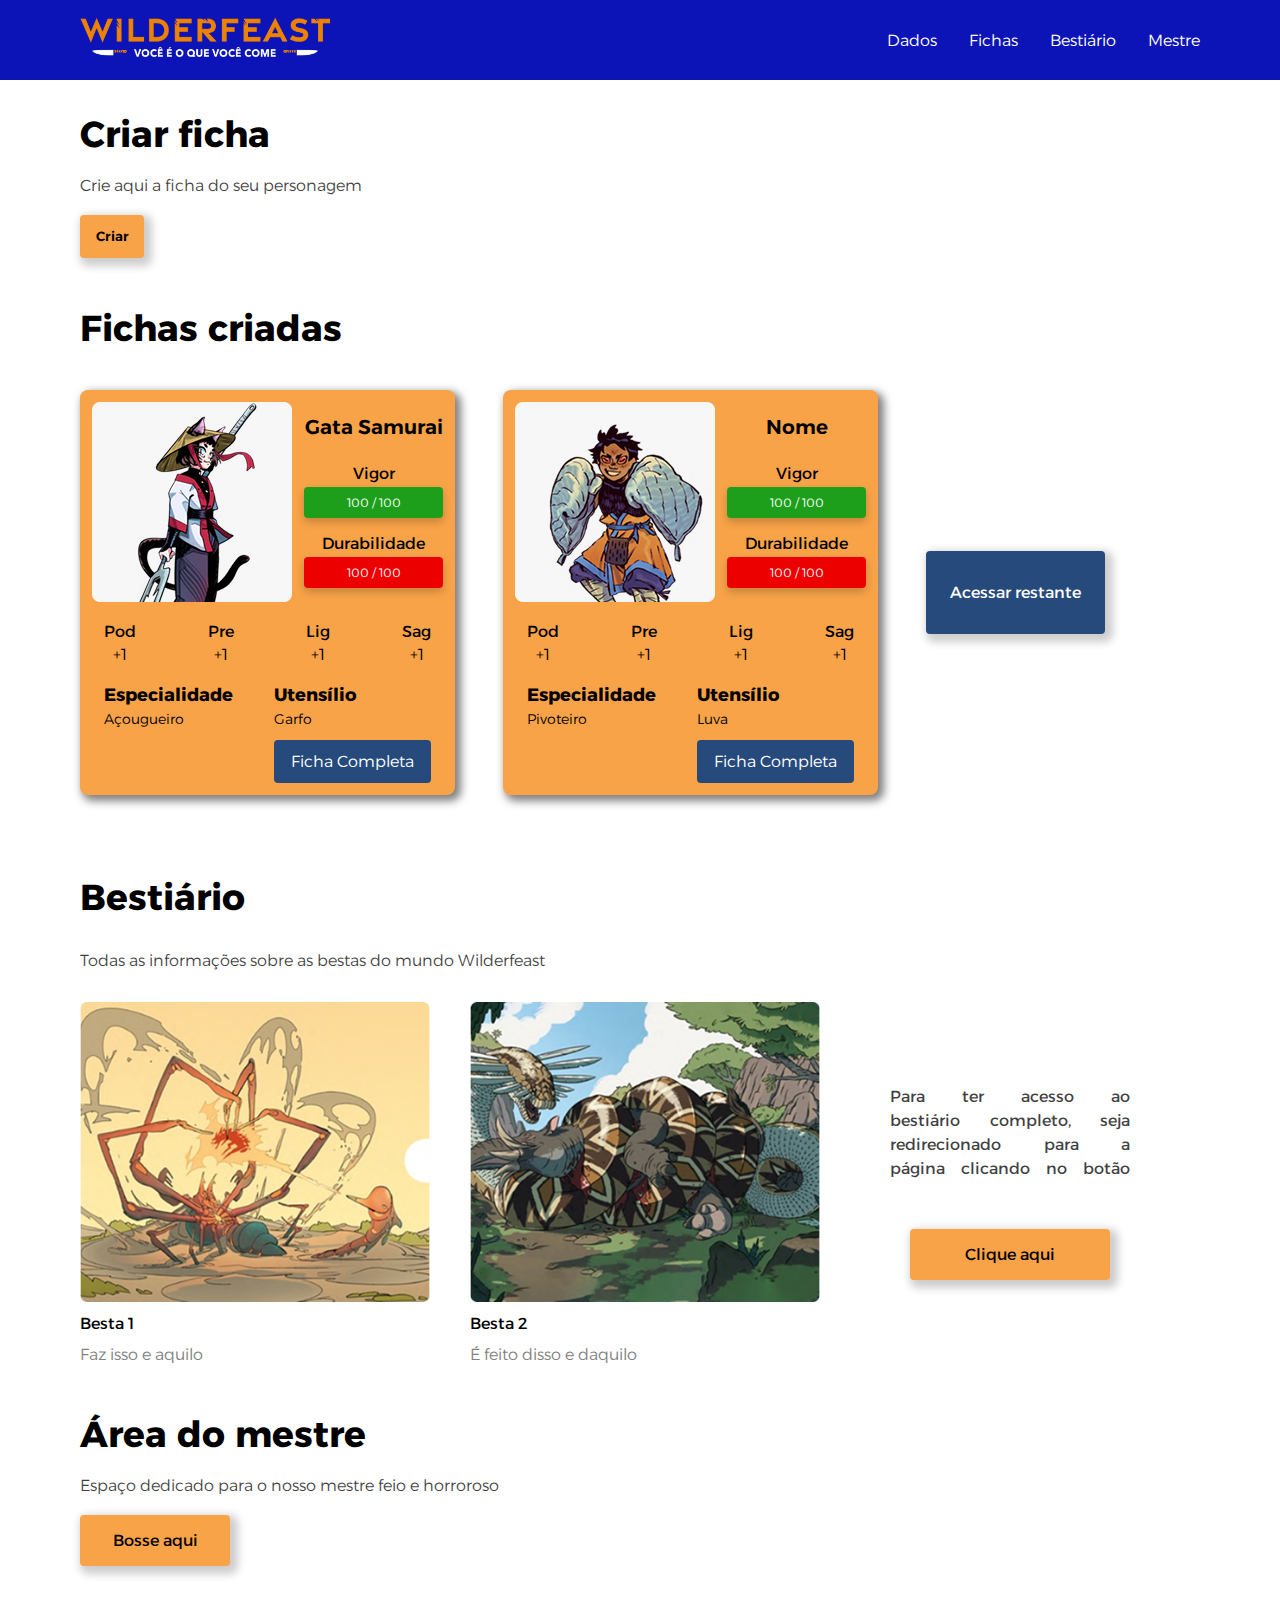
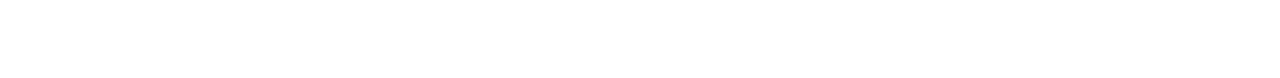
<file: index.html>
<!DOCTYPE html>
<html lang="en">
<head>
    <meta charset="UTF-8">
    <meta name="viewport" content="width=device-width, initial-scale=1.0">
    <title>Inicio - Wilderfeast</title>
    <link rel="stylesheet" href="main.css">
    <link rel="stylesheet" href="/inicio/style.css">
    <link rel="icon" href="/imagens/favicon.png">
</head>
<body>

    <header>
        <a href="/index.html">
            <img src="/imagens/wilderfeast.png" alt="Wilderfeast">
        </a>
        <div class="links">
            <a href="/dados/index.html">Dados</a>
            <a href="/fichas/index.html">Fichas</a>
            <a href="/bestiario/index.html">Bestiário</a>
            <a>Mestre</a>
        </div>
    </header>

    <main>

        <section class="criar">
            <p class="title">Criar ficha</p>
            <p class="sub">Crie aqui a ficha do seu personagem</p>
            <button class="center">
                <p>Criar</p>
            </button>
        </section>



        <section class="fichascontainer">
            <p class="title">Fichas criadas</p>

            <section class="fichas">

                <div class="ficha">

                    <div class="top">
                        <img src="/imagens/besta.png" alt="Foto da criatura">
                        
                        <div class="direita">
                            <div class="nome">
                                <p>Gata Samurai</p>
                            </div>

                            <div class="status">
                                <div class="stat">
                                    <p>Vigor</p>
                                    <div class="vigorbarra">
                                        <span>100 / 100</span>
                                    </div>
                                </div>

                                <div class="stat">
                                    <p>Durabilidade</p>
                                    <div class="durabarra">
                                        <span>100 / 100</span>
                                    </div>
                                </div>
                                
                            </div>
                        </div>
                    </div>

                    <div class="mid">
                        <div class="pontos">
                            <p>Pod</p>
                            <p>+1</p>
                        </div>
                        <div class="pontos">
                            <p>Pre</p>
                            <p>+1</p>
                        </div>
                        <div class="pontos">
                            <p>Lig</p>
                            <p>+1</p>
                        </div>
                        <div class="pontos">
                            <p>Sag</p>
                            <p>+1</p>
                        </div>
                    </div>

                    <div class="bottom">

                        <div class="especialidade">
                            <p>Especialidade</p>
                            <p>Açougueiro</p>
                        </div>

                        <div class="utensilio">
                            <p>Utensílio</p>
                            <p>Garfo</p>

                            <a href="/fichapersonagem/index.html" class="fichabtn efeito">Ficha Completa</a>
                        </div>

                    </div>
                </div>


                <div class="ficha">

                    <div class="top">
                        <img src="/imagens/besta2.png" alt="Foto da criatura">
                        
                        <div class="direita">
                            <div class="nome">
                                <p>Nome</p>
                            </div>

                            <div class="status">
                                <div class="stat">
                                    <p>Vigor</p>
                                    <div class="vigorbarra">
                                        <span>100 / 100</span>
                                    </div>
                                </div>

                                <div class="stat">
                                    <p>Durabilidade</p>
                                    <div class="durabarra">
                                        <span>100 / 100</span>
                                    </div>
                                </div>
                                
                            </div>
                        </div>
                    </div>

                    <div class="mid">
                        <div class="pontos">
                            <p>Pod</p>
                            <p>+1</p>
                        </div>
                        <div class="pontos">
                            <p>Pre</p>
                            <p>+1</p>
                        </div>
                        <div class="pontos">
                            <p>Lig</p>
                            <p>+1</p>
                        </div>
                        <div class="pontos">
                            <p>Sag</p>
                            <p>+1</p>
                        </div>
                    </div>

                    <div class="bottom">

                        <div class="especialidade">
                            <p>Especialidade</p>
                            <p>Pivoteiro</p>
                        </div>

                        <div class="utensilio">
                            <p>Utensílio</p>
                            <p>Luva</p>

                            <a href="/fichapersonagem/index.html" class="fichabtn efeito">Ficha Completa</a>
                        </div>

                    </div>
                </div>


                <a href="/fichas/index.html" class="acessar center">
                    Acessar restante
                </a>
            </section>
        </section>




        <section class="bestiario">

            <p class="title">Bestiário</p>
            <p class="sub">Todas as informações sobre as bestas do mundo Wilderfeast</p>

            <div class="bestas">

                <div class="besta">
                    <img src="/imagens/besta3.png" alt="">
                    <p>Besta 1</p>
                    <p class="sub">Faz isso e aquilo</p>
                </div>

                <div class="besta">
                    <img src="/imagens/besta4.png" alt="">
                    <p>Besta 2</p>
                    <p class="sub">É feito disso e daquilo</p>
                </div>

                <div class="besta" id="bestadesc">
                    <p>Para ter acesso ao bestiário completo, seja redirecionado para a página clicando no botão</p>
                    <a href="/bestiario/index.html" class="bestabtn center">Clique aqui</a>
                </div>
            </div>  
        </section>



        <section class="mestre">
            <p class="title">Área do mestre</p>
            <p class="sub">Espaço dedicado para o nosso mestre feio e horroroso</p>
            <a href="/mestre/index.html" class="center">
                Bosse aqui
            </a>
        </section>
    </main>
</body>
</html>
</file>
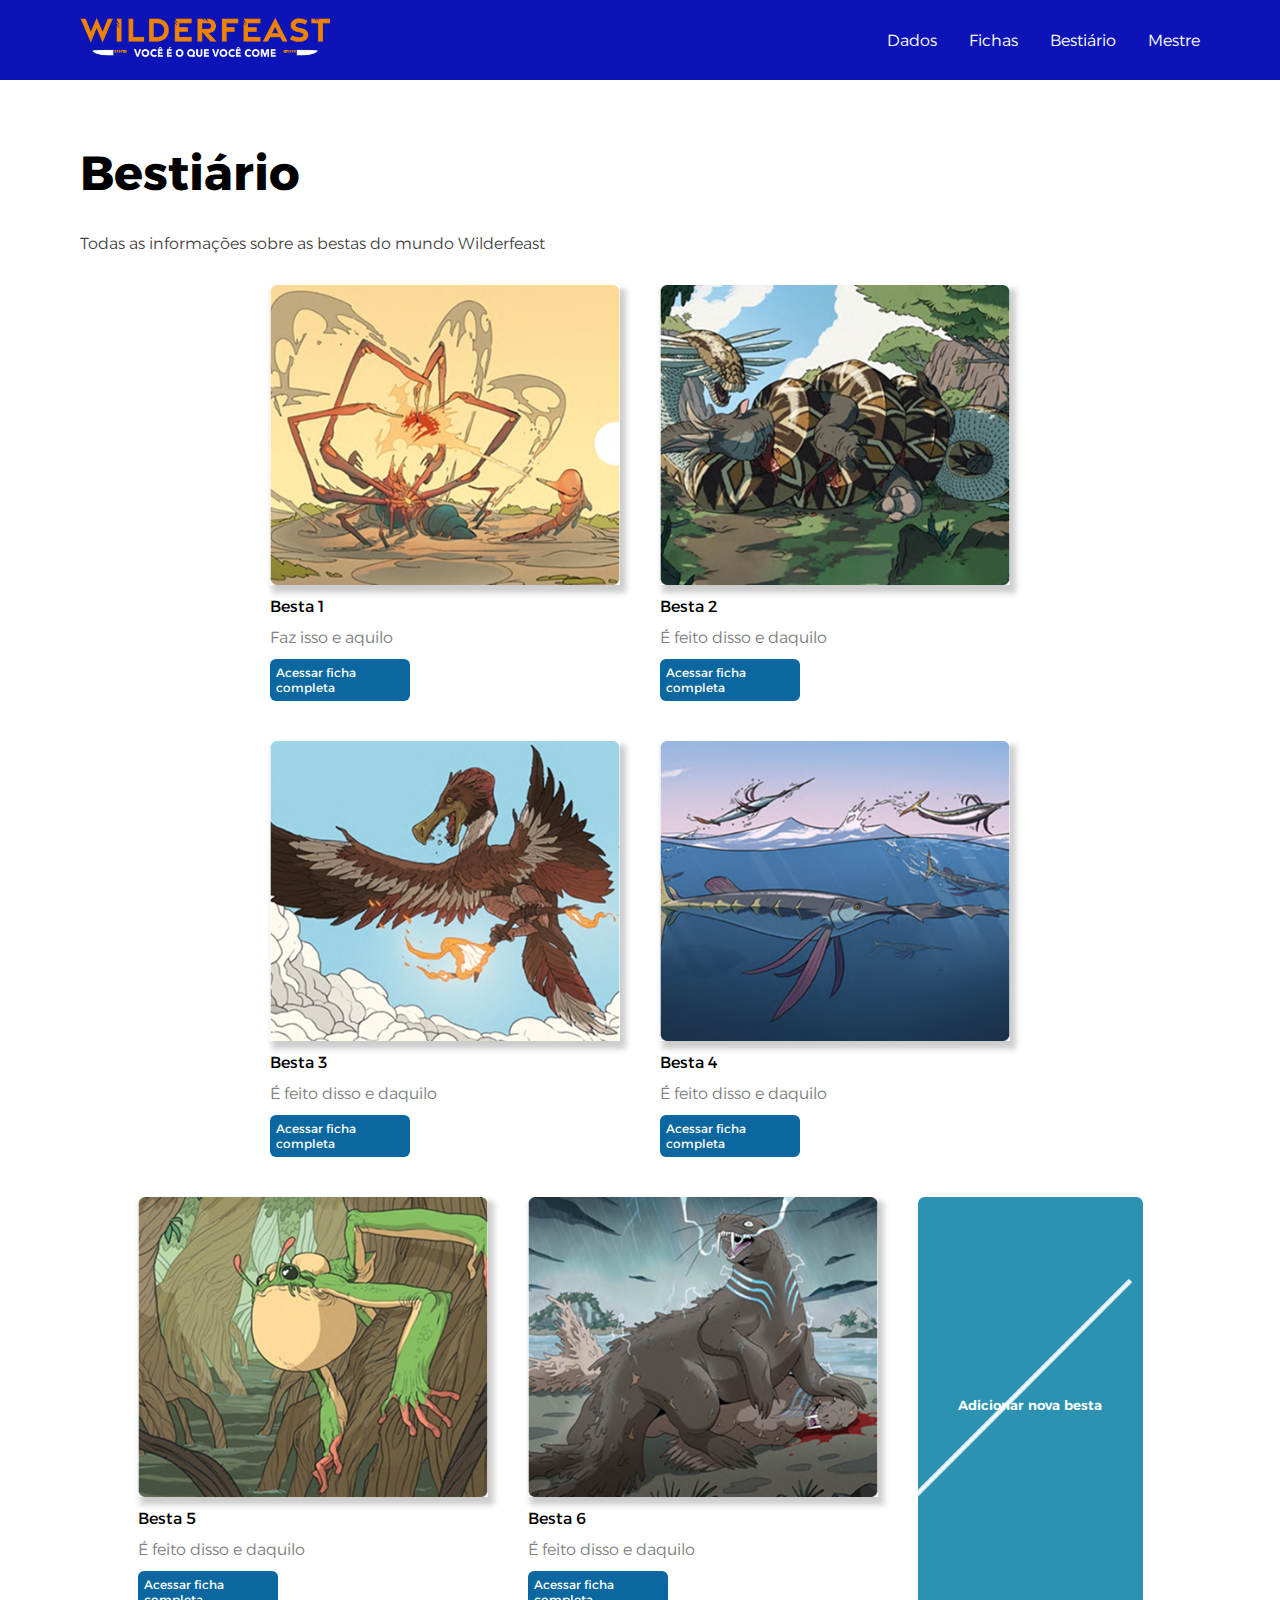
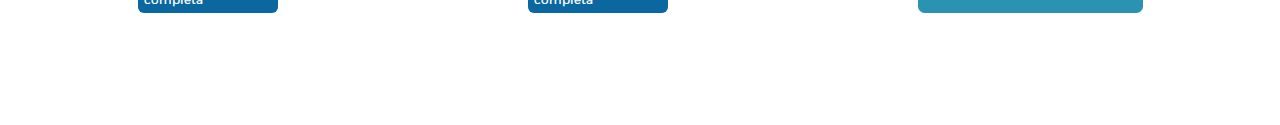
<file: bestiario/index.html>
<!DOCTYPE html>
<html lang="en">
<head>
    <meta charset="UTF-8">
    <meta name="viewport" content="width=device-width, initial-scale=1.0">
    <title>Bestiário - Wilderfeast</title>
    <link rel="stylesheet" href="/main.css">
    <link rel="stylesheet" href="/bestiario/style.css">
    <link rel="icon" href="/imagens/favicon.png">
</head>
<body>
    <header>
        <a href="/index.html">
            <img src="/imagens/wilderfeast.png" alt="Wilderfeast">
        </a>
        <div class="links">
            <a href="/dados/index.html">Dados</a>
            <a href="/fichas/index.html">Fichas</a>
            <a href="/bestiario/index.html">Bestiário</a>
            <a>Mestre</a>
        </div>
    </header>

    <main>
        <section class="bestiario">
            <p class="title">Bestiário</p>
            <p class="sub">Todas as informações sobre as bestas do mundo Wilderfeast</p>
            <div class="bestas">
                <div class="besta">
                    <img src="/imagens/besta3.png" alt="">
                    <p>Besta 1</p>
                    <p class="sub">Faz isso e aquilo</p>
                    <a href="/fichaBestiario/index.html" class="efeito btn">Acessar ficha completa</a>
                </div>
                <div class="besta">
                    <img src="/imagens/besta4.png" alt="">
                    <p>Besta 2</p>
                    <p class="sub">É feito disso e daquilo</p>
                    <a href="/fichaBestiario/index.html" class="efeito btn">Acessar ficha completa</a>
                </div>
                <div class="besta">
                    <img src="/imagens/besta6.png" alt="">
                    <p>Besta 3</p>
                    <p class="sub">É feito disso e daquilo</p>
                    <a href="/fichaBestiario/index.html" class="efeito btn">Acessar ficha completa</a>
                </div>
                <div class="besta">
                    <img src="/imagens/besta7.png" alt="">
                    <p>Besta 4</p>
                    <p class="sub">É feito disso e daquilo</p>
                    <a href="/fichaBestiario/index.html" class="efeito btn">Acessar ficha completa</a>
                </div>
                <div class="besta">
                    <img src="/imagens/besta8.png" alt="">
                    <p>Besta 5</p>
                    <p class="sub">É feito disso e daquilo</p>
                    <a href="/fichaBestiario/index.html" class="efeito btn">Acessar ficha completa</a>
                </div>
                <div class="besta">
                    <img src="/imagens/besta9.png" alt="">
                    <p>Besta 6</p>
                    <p class="sub">É feito disso e daquilo</p>
                    <a href="/fichaBestiario/index.html" class="efeito btn">Acessar ficha completa</a>
                </div>

                <button class="efeito">Adicionar nova besta</button>
            </div>
        </section>
    </main>
</body>
</html>
</file>
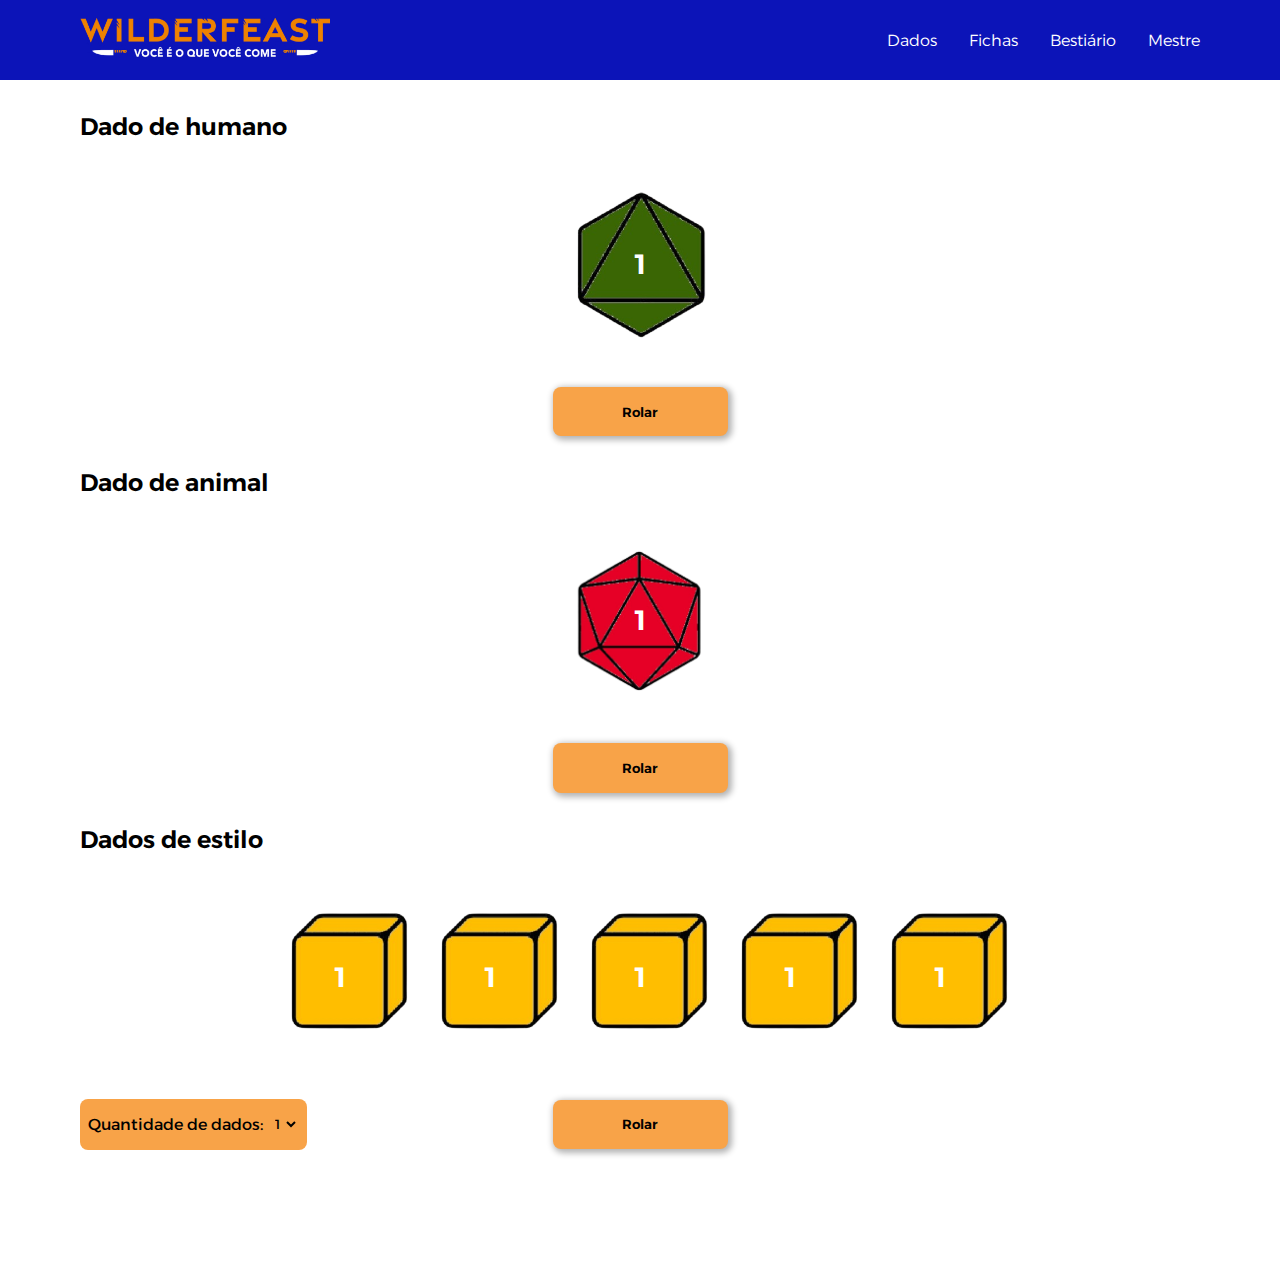
<file: dados/index.html>
<!DOCTYPE html>
<html lang="en">
<head>
    <meta charset="UTF-8">
    <meta name="viewport" content="width=device-width, initial-scale=1.0">
    <title>Dados - Wilderfeast</title>
    <link rel="stylesheet" href="/main.css">
    <link rel="stylesheet" href="/dados/style.css">
    <link rel="icon" href="/imagens/favicon.png">
</head>
<body>
    <header>
        <a href="/index.html">
            <img src="/imagens/wilderfeast.png" alt="Wilderfeast">
        </a>
        <div class="links">
            <a href="/dados/index.html">Dados</a>
            <a href="/fichas/index.html">Fichas</a>
            <a href="/bestiario/index.html">Bestiário</a>
            <a>Mestre</a>
        </div>
    </header>

    <main>
        <div class="dadocontainer">
            <p class="title">Dado de humano</p>
            <div class="dado center" id="d8">
                <p>1</p>
            </div>
            <button class="rolar center" onclick="rolarD8()">Rolar</button>
        </div>

        <div class="dadocontainer">
            <p class="title">Dado de animal</p>
            <div class="dado center" id="d20">
                <p>1</p>
            </div>
            <button class="rolar center" onclick="rolarD20()">Rolar</button>
        </div>

        <div class="dadocontainer">
            <p class="title">Dados de estilo</p>
            <div class="dadosEstilo">
                <div class="dado center" id="d6">
                    <p>1</p>
                </div>
                <div class="dado center" id="d6">
                    <p>1</p>
                </div>
                <div class="dado center" id="d6">
                    <p>1</p>
                </div>
                <div class="dado center" id="d6">
                    <p>1</p>
                </div>
                <div class="dado center" id="d6">
                    <p>1</p>
                </div>
            </div>
            <div class="btns">
                <div class="SelecionarQnt">
                    <p>Quantidade de dados:</p>
                    <select name="s" id="qntdados">
                        <option value="1">1</option>
                        <option value="2">2</option>
                        <option value="3">3</option>
                        <option value="4">4</option>
                        <option value="5">5</option>
                    </select>
                </div>
                <button class="rolar center" onclick="rolarD6()">Rolar</button>
            </div>
        </div>
    </main>
    <script src="/dados/script.js"></script>
</body>
</html>
</file>
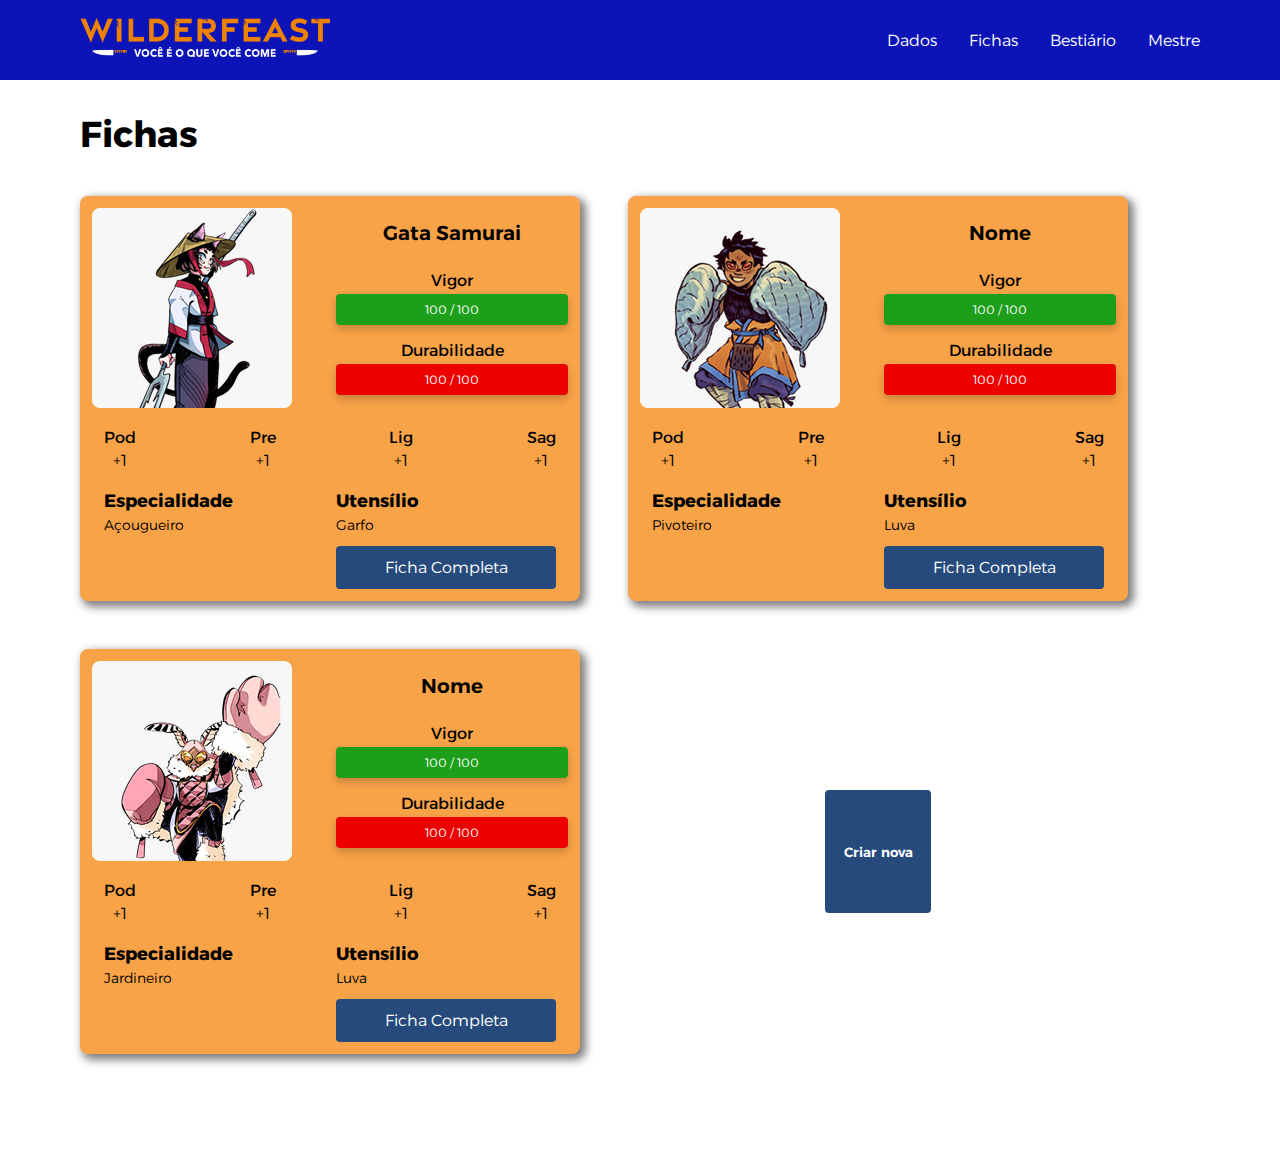
<file: fichas/index.html>
<!DOCTYPE html>
<html lang="en">
<head>
    <meta charset="UTF-8">
    <meta name="viewport" content="width=device-width, initial-scale=1.0">
    <title>Fichas - Wilderfeast</title>
    <link rel="stylesheet" href="/main.css">
    <link rel="stylesheet" href="/fichas/style.css">
    <link rel="icon" href="/imagens/favicon.png">
</head>
<body>
    <header>
        <a href="/index.html">
            <img src="/imagens/wilderfeast.png" alt="Wilderfeast">
        </a>
        <div class="links">
            <a href="/dados/index.html">Dados</a>
            <a href="/fichas/index.html">Fichas</a>
            <a href="/bestiario/index.html">Bestiário</a>
            <a>Mestre</a>
        </div>
    </header>


    <main>
        <section class="fichascontainer">
            <p class="title">Fichas</p>
            <section class="fichas">
                <div class="ficha">
                    <div class="top">
                        <img src="/imagens/besta.png" alt="Foto da criatura">
        
                        <div class="direita">
                            <div class="nome">
                                <p>Gata Samurai</p>
                            </div>
                            <div class="status">
                                <div class="stat">
                                    <p>Vigor</p>
                                    <div class="vigorbarra">
                                        <span>100 / 100</span>
                                    </div>
                                </div>
                                <div class="stat">
                                    <p>Durabilidade</p>
                                    <div class="durabarra">
                                        <span>100 / 100</span>
                                    </div>
                                </div>
        
                            </div>
                        </div>
                    </div>
                    <div class="mid">
                        <div class="pontos">
                            <p>Pod</p>
                            <p>+1</p>
                        </div>
                        <div class="pontos">
                            <p>Pre</p>
                            <p>+1</p>
                        </div>
                        <div class="pontos">
                            <p>Lig</p>
                            <p>+1</p>
                        </div>
                        <div class="pontos">
                            <p>Sag</p>
                            <p>+1</p>
                        </div>
                    </div>
                    <div class="bottom">
                        <div class="especialidade">
                            <p>Especialidade</p>
                            <p>Açougueiro</p>
                        </div>
                        <div class="utensilio">
                            <p>Utensílio</p>
                            <p>Garfo</p>
                            <a href="/fichapersonagem/index.html" class="fichabtn efeito">Ficha Completa</a>
                        </div>
                    </div>
                </div>
                <div class="ficha">
                    <div class="top">
                        <img src="/imagens/besta2.png" alt="Foto da criatura">
        
                        <div class="direita">
                            <div class="nome">
                                <p>Nome</p>
                            </div>
                            <div class="status">
                                <div class="stat">
                                    <p>Vigor</p>
                                    <div class="vigorbarra">
                                        <span>100 / 100</span>
                                    </div>
                                </div>
                                <div class="stat">
                                    <p>Durabilidade</p>
                                    <div class="durabarra">
                                        <span>100 / 100</span>
                                    </div>
                                </div>
        
                            </div>
                        </div>
                    </div>
                    <div class="mid">
                        <div class="pontos">
                            <p>Pod</p>
                            <p>+1</p>
                        </div>
                        <div class="pontos">
                            <p>Pre</p>
                            <p>+1</p>
                        </div>
                        <div class="pontos">
                            <p>Lig</p>
                            <p>+1</p>
                        </div>
                        <div class="pontos">
                            <p>Sag</p>
                            <p>+1</p>
                        </div>
                    </div>
                    <div class="bottom">
                        <div class="especialidade">
                            <p>Especialidade</p>
                            <p>Pivoteiro</p>
                        </div>
                        <div class="utensilio">
                            <p>Utensílio</p>
                            <p>Luva</p>
                            <a href="/fichapersonagem/index.html" class="fichabtn efeito">Ficha Completa</a>
                        </div>
                    </div>
                </div>
                <div class="ficha">
                    <div class="top">
                        <img src="/imagens/besta5.png" alt="Foto da criatura">
        
                        <div class="direita">
                            <div class="nome">
                                <p>Nome</p>
                            </div>
                            <div class="status">
                                <div class="stat">
                                    <p>Vigor</p>
                                    <div class="vigorbarra">
                                        <span>100 / 100</span>
                                    </div>
                                </div>
                                <div class="stat">
                                    <p>Durabilidade</p>
                                    <div class="durabarra">
                                        <span>100 / 100</span>
                                    </div>
                                </div>
        
                            </div>
                        </div>
                    </div>
                    <div class="mid">
                        <div class="pontos">
                            <p>Pod</p>
                            <p>+1</p>
                        </div>
                        <div class="pontos">
                            <p>Pre</p>
                            <p>+1</p>
                        </div>
                        <div class="pontos">
                            <p>Lig</p>
                            <p>+1</p>
                        </div>
                        <div class="pontos">
                            <p>Sag</p>
                            <p>+1</p>
                        </div>
                    </div>
                    <div class="bottom">
                        <div class="especialidade">
                            <p>Especialidade</p>
                            <p>Jardineiro</p>
                        </div>
                        <div class="utensilio">
                            <p>Utensílio</p>
                            <p>Luva</p>
                            <a href="/fichapersonagem/index.html" class="fichabtn efeito">Ficha Completa</a>
                            
                        </div>
                    </div>
                </div>

                <div class="criarcontainer">
                    <button class="criar center">
                        Criar nova
                    </button>
                </div>
            </section>
        </section>
    </main> 
</body>
</html>
</file>
<file: main.css>
@import url('https://fonts.googleapis.com/css2?family=Alexandria:wght@100..900&display=swap');
*{
    margin: 0;
    padding: 0;
    box-sizing: border-box;
    font-family: "Alexandria", sans-serif;
    transition: 0.2s ease;
}
:root{
    --azul: rgba(12, 20, 184, 1);
    --amarelo: rgba(248, 163, 72, 1);
    --vermelho: rgba(237, 0, 0, 1);
    --verde: rgba(30, 159, 28, 1);
    --laranja: rgba(211, 127, 53, 1);
    --turquoise: rgba(10, 103, 159, 1);
    --azul2: rgba(38, 74, 124, 1);
    --ciano: rgba(43, 146, 177, 1);
    --azulescuro: rgba(23, 33, 78, 1);
    --marrom: rgba(105, 50, 44, 1);
    --vermelhoescuro: rgba(166, 41, 20, 1);
    --marrom2: rgba(55, 12, 16, 1);
    --cinza: rgba(0, 0, 0, 0.75);
}
.center{
    display: flex;
    align-items: center;
    justify-content: center;
}
body{
    min-height: 100dvh;
}
main{
    padding: calc(2em + 80px) 5em;
}
button{
    background-color: transparent;
    outline: none;
    border: none;
    width: 64px;
    font-weight: 600;
}
a{
    text-decoration: none;
}
.title{
    font-size: 2.25em;
    font-weight: 700;
}
.sub{
    color: var(--cinza);
    font-weight: 300;
}   
header{
    height: 80px;
    padding: 1em 5em;
    background-color: var(--azul);
    color: white;
    display: flex;
    width: 100%;
    position: fixed;
    align-items: center;
    justify-content: space-between;
    font-weight: 300;
}
header a:hover{
    scale: 1.1;
}
header img{
    width: 250px;
    height: 40px;
}
header .links{
    display: flex;
    gap: 2em;
}
header a{
    color: white;
}
p{
    font-size: 1em;
}
.efeito{
    position: relative;
    transition: 200ms ease;
    overflow: hidden;
}
.efeito:hover{
    scale: 1.1;
}
.efeito::after{
    content: '';
    position: absolute;
    top: 0;
    left: 0;
    rotate: 45deg;
    width: 5px;
    height: 170%;
    translate: -40px -20px;
    transition: 200ms ease;
    background-image: linear-gradient(to right, rgba(255, 255, 255, 0.7), white, rgba(255, 255, 255, 0.7));
}
.efeito:hover::after{
    left: calc(100% + 80px);
}
.links a:nth-child(4):hover{
    cursor: not-allowed;
    color: var(--vermelho);
    font-weight: 600;
}
@media (max-width: 675px){
    main{
        padding: calc(2em + 80px) 20px;
    }
    header .links{
        gap: 8px;
    }
    header{
        padding: 1em 2em;
    }
}
@media (max-width: 550px){
    header img{
        height: 24px;
        width: 150px;
    }
    header{
        padding: 1em;
        font-size: 12px;
    }
}
button:hover{
    cursor: pointer;
}
::-webkit-scrollbar {
    width: 10px; 
    height: 10px; 
}

::-webkit-scrollbar-track {
    background: var(--turquoise); 
}

::-webkit-scrollbar-thumb {
    background: var(--ciano); 
    border-radius: 8px; 
}

::-webkit-scrollbar-thumb:hover {
    background: var(--azul2); 
}
</file>
<file: inicio/style.css>
main{
    padding: calc(2em + 80px) 5em;
    display: flex;
    flex-direction: column;
    gap: 3em;
}

.criar, .mestre{
    display: flex;
    flex-direction: column;
    gap: 20px;
}
.title{
    font-size: 2.25em;
    font-weight: 700;
}
.sub{
    color: var(--cinza);
    font-weight: 300;
}
.criar button{
    padding: 1em 2em;
    background-color: var(--amarelo);
    border-radius: 4px;
}

.fichascontainer{
    display: flex;
    flex-direction: column;
    gap: 2.5em;
    flex-wrap: wrap;
}
.fichas{
    display: flex;
    gap: 3em;
    flex-wrap: wrap;
    align-items: center;
}
.ficha{
    background-color: var(--amarelo);
    padding: 12px;
    width: clamp(375px, 600px, 33%);
    border-radius: 8px;
    box-shadow: 4px 4px 8px 2px rgba(0, 0, 0, 0.5);
}
.ficha img{
    width: 200px;
    height: 200px;
}
.top, .bottom{
    display: grid;
    grid-template-columns: 1fr 1fr;
    gap: 12px;
}
.direita{
    text-align: center;
    display: flex;
    flex-direction: column;
    gap: 12px;
    height: 100%;
    justify-content: space-evenly;
}
.nome{
    font-weight: 600;
    text-align: center;
    font-size: 20px;
}
.status{
    display: flex;
    flex-direction: column;
    gap: 16px;
    font-weight: 400;
}
.stat{
    display: flex;
    flex-direction: column;
    gap: 4px;
}
.vigorbarra, .durabarra{
    padding: 8px;
    color: white;
    font-weight: 300;
    font-size: 12px;
    border-radius: 4px;
    box-shadow: 0px 4px 8px rgba(0, 0, 0, 0.2);
}
.vigorbarra{
    background-color: var(--verde);
}
.durabarra{
    background-color: var(--vermelho);
}
.mid{
    margin: 20px 0;
    display: flex;
    align-items: center;
    justify-content: space-between;
}
.pontos{
    display: flex;
    flex-direction: column;
    align-items: center;
    gap: 4px;
    padding: 0 12px;
}
.pontos p:nth-child(2){
    font-weight: 300;
}
.bottom{
    margin: 0 12px;
}
.especialidade p:nth-child(1), .utensilio p:nth-child(1){
    font-weight: 700;
    font-size: 18px;
    margin-bottom: 4px;
}
.especialidade p:nth-child(2), .utensilio p:nth-child(2){
    font-weight: 300;
    font-size: 14px;
}
.utensilio{
    display: flex;
    flex-direction: column;
}
.fichabtn{
    background-color: var(--azul2);
    width: 100%;
    display: flex;
    align-items: center;
    justify-content: center;
    color: white;
    margin-top: 12px;
    padding: 12px;
    border-radius: 4px;
    font-size: 1em;
    font-weight: 300;
}
.acessar{
    background-color: var(--azul2);
    color: white;
    padding: 2em 1.5em;
    border-radius: 4px;
}
.bestiario{
    display: flex;
    flex-direction: column;
    gap: 2em;
    margin-top: 2em;
}
.bestas{
    display: flex;
    flex-wrap: wrap;
    gap: 2.5em;
}
.besta{
    display: flex;
    flex-direction: column;
    gap: 0.75em;
    width: 350px;
}
.besta img{
    height: 300px;
    width: 100%;
}
.besta .sub{
    color: #828282;
}
#bestadesc{
    display: flex;
    align-items: center;
    justify-content: center;
    flex-direction: column;
    gap: 3em;
    width: 300px;
}
#bestadesc p{
    line-height: 1.5em;
    color: var(--cinza);
    word-spacing: 12px;
    text-align: justify;
    width: 80%;
    font-weight: 400;
}
.bestabtn{
    background-color: var(--amarelo);
    border-radius: 4px;
    padding: 1em;
    width: 200px;
    color: black;
    text-decoration: none;
}
.mestre a{
    background-color: var(--amarelo);
    width: 150px;
    padding: 1em;
    border-radius: 4px;
    color: black;
}
button:hover, a:hover{
    scale: 1.1;
}
header{
    z-index: 2;
}
.mestre a, .bestiario a, .acessar, .criar button{
    box-shadow: 4px 4px 8px 4px rgba(0, 0, 0, 0.2);
}
@media (max-width: 675px){
    main{
        padding: calc(2em + 80px) 20px;
    }
}
</file>
<file: bestiario/style.css>
.bestiario{
    display: flex;
    flex-direction: column;
    gap: 2em;
    margin-top: 2em;
}
.bestas{
    display: flex;
    justify-content: center;
    flex-wrap: wrap;
    gap: 2.5em;
}
.besta{
    display: flex;
    flex-direction: column;
    gap: 0.75em;
    width: 350px;
}
.besta img{
    height: 300px;
    width: 100%;
    box-shadow: 4px 6px 6px 2px rgba(0, 0, 0, 0.2);
}
.besta .sub{
    color: #828282;
}
.title{
    font-size: 3em;
}
.bestas button{
    width: 225px;
    background-color: var(--ciano);
    color: white;
    padding: 2em;
    border-radius: 0.5em;
}
.bestas button:hover{
    scale: 1.1;
}
.besta a{
    background-color: var(--turquoise);
    color: white;
    padding: 0.5em;
    width: 40%;
    font-size: 0.75em;
    border-radius: 0.5em;
}
header{
    z-index: 2;
}
</file>
<file: dados/style.css>
header{
    z-index: 1;
    width: 100%;
}
main{
    display: flex;
    flex-direction: column;
    gap: 2em;
}
.dadocontainer{
    display: flex;
    flex-direction: column;
    gap: 3em;
    align-items: center;
}
.title{
    align-self: flex-start;
    font-size: 1.5em;
    font-weight: 600;
}
.dado{
    width: 150px;
    height: 150px;
    background-position: center;
    background-size: cover;
    background-repeat: no-repeat;
    font-size: 1.75em;
    font-weight: 600;
    color: white;
    z-index: 0;
}
.rolar{
    background-color: var(--amarelo);
    width: 175px;
    padding: 1.25em 0;
    border-radius: 8px;
    box-shadow: 2px 2px 6px 2px rgba(0, 0, 0, 0.3);
}
.rolar:hover{
    scale: 1.1;
}
#d8{
    background-image: url("/imagens/d8.png");
}
#d20{
    background-image: url("/imagens/d20.png");
    background-position: -2px 0;
}
#d6{
    background-image: url("/imagens/d6.png");
    background-position: 10px -15px;
}
.dadosEstilo{
    display: flex;
    justify-content: center;
    align-items: center;
    flex-wrap: wrap;
}
.btns{
    display: flex;
    align-items: center;
    justify-content: center;
    width: 100%;
    position: relative;
}
.SelecionarQnt{
    background-color: var(--amarelo);
    display: flex;
    justify-content: center;
    align-items: center;
    gap: 0.5em;
    padding: 1em 0.5em;
    border-radius: 8px;
    position: absolute;
    left: 0;
}
.SelecionarQnt select:hover{
    background-color: var(--verde);
    border-radius: 8px;
    color: white;
}
.SelecionarQnt select{
    background-color: transparent;
    outline: none;
    border: none;
}
@keyframes apertarBotao {
    0%{
        background-color: var(--amarelo);
    }
    50%{
        background-color: var(--verde);
        scale: 1.2;
        color:white;
    }
    100%{
        background-color: var(--amarelo);
        scale: 1;
    }
}
.rolar.animando {
    animation: apertarBotao 1s;
}
@media(max-width: 900px){
    .SelecionarQnt{
        position: static;
    }
    .btns{
        gap: 2em;
    }
}
</file>
<file: fichas/style.css>
.title{
    font-size: 2.25em;
    font-weight: 700;
}
.sub{
    color: var(--cinza);
    font-weight: 300;
}
.fichascontainer{
    display: flex;
    flex-direction: column;
    gap: 2.5em;
    flex-wrap: wrap;
}
.fichas{
    display: flex;
    gap: 3em;
    flex-wrap: wrap;
    align-items: center;
}
.ficha{
    background-color: var(--amarelo);
    padding: 12px;
    width: clamp(375px, 50%, 500px);    
    border-radius: 8px;
    box-shadow: 4px 4px 8px 2px rgba(0, 0, 0, 0.5);
}
.ficha img{
    width: 200px;
    height: 200px;
}
.top, .bottom{
    display: grid;
    grid-template-columns: 1fr 1fr;
    gap: 12px;
}
.direita{
    text-align: center;
    display: flex;
    flex-direction: column;
    gap: 12px;
    height: 100%;
    justify-content: space-evenly;
}
.nome{
    font-weight: 600;
    text-align: center;
    font-size: 20px;
}
.status{
    display: flex;
    flex-direction: column;
    gap: 16px;
    font-weight: 400;
}
.stat{
    display: flex;
    flex-direction: column;
    gap: 4px;
}
.vigorbarra, .durabarra{
    padding: 8px;
    color: white;
    font-weight: 300;
    font-size: 12px;
    border-radius: 4px;
    box-shadow: 0px 4px 8px rgba(0, 0, 0, 0.2);
}
.vigorbarra{
    background-color: var(--verde);
}
.durabarra{
    background-color: var(--vermelho);
}
.mid{
    margin: 20px 0;
    display: flex;
    align-items: center;
    justify-content: space-between;
}
.pontos{
    display: flex;
    flex-direction: column;
    align-items: center;
    gap: 4px;
    padding: 0 12px;
}
.pontos p:nth-child(2){
    font-weight: 300;
}
.bottom{
    margin: 0 12px;
}
.especialidade p:nth-child(1), .utensilio p:nth-child(1){
    font-weight: 700;
    font-size: 18px;
    margin-bottom: 4px;
}
.especialidade p:nth-child(2), .utensilio p:nth-child(2){
    font-weight: 300;
    font-size: 14px;
}
.utensilio{
    display: flex;
    flex-direction: column;
}
.fichabtn{
    background-color: var(--azul2);
    width: 100%;
    display: flex;
    align-items: center;
    justify-content: center;
    color: white;
    margin-top: 12px;
    padding: 12px;
    border-radius: 4px;
    font-size: 1em;
    font-weight: 300;
}
.criar{
    background-color: var(--azul2);
    color: white;
    padding: 4em;
    border-radius: 4px;
    white-space: nowrap;
}
.criar:hover{
    scale: 1.1;
}
.criarcontainer{
    width: clamp(375px, 50%, 500px);
    height: 380px;
    display: flex;
    justify-content: center;
    align-items: center;
}
</file>
